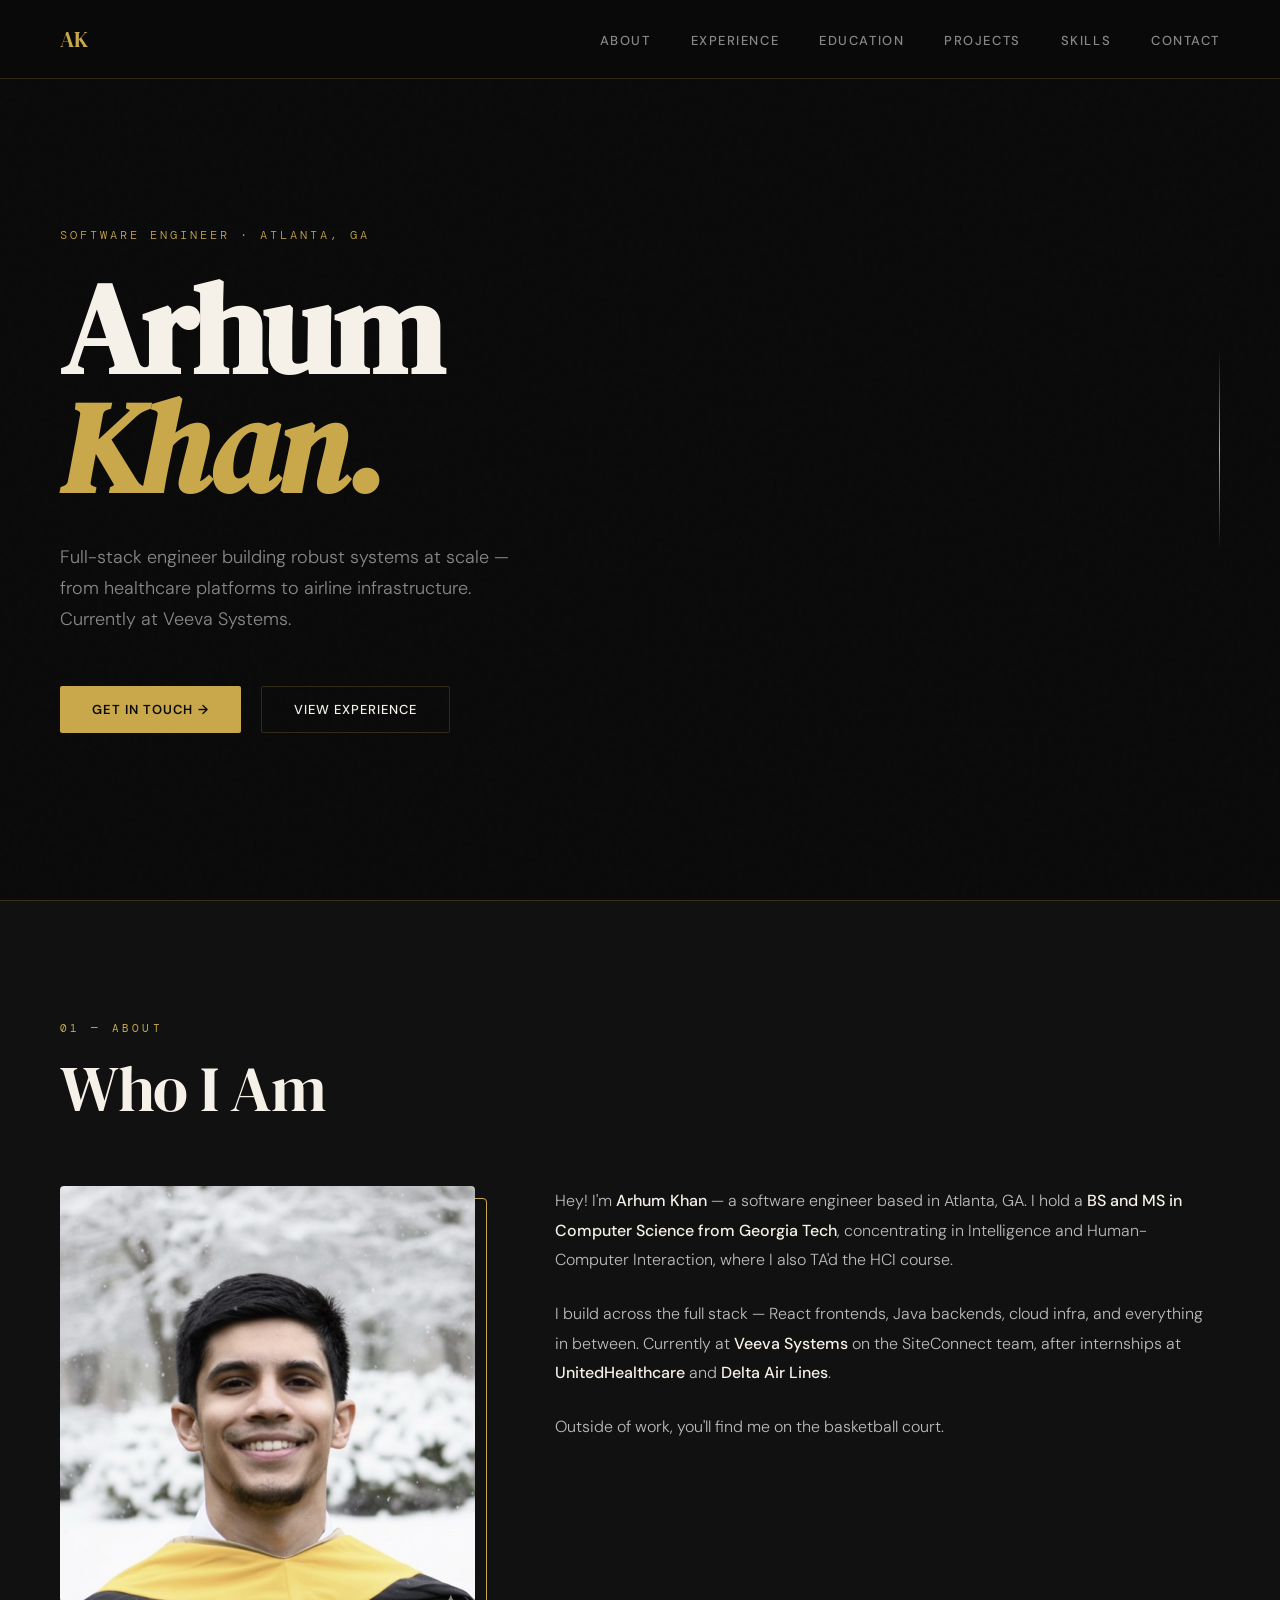
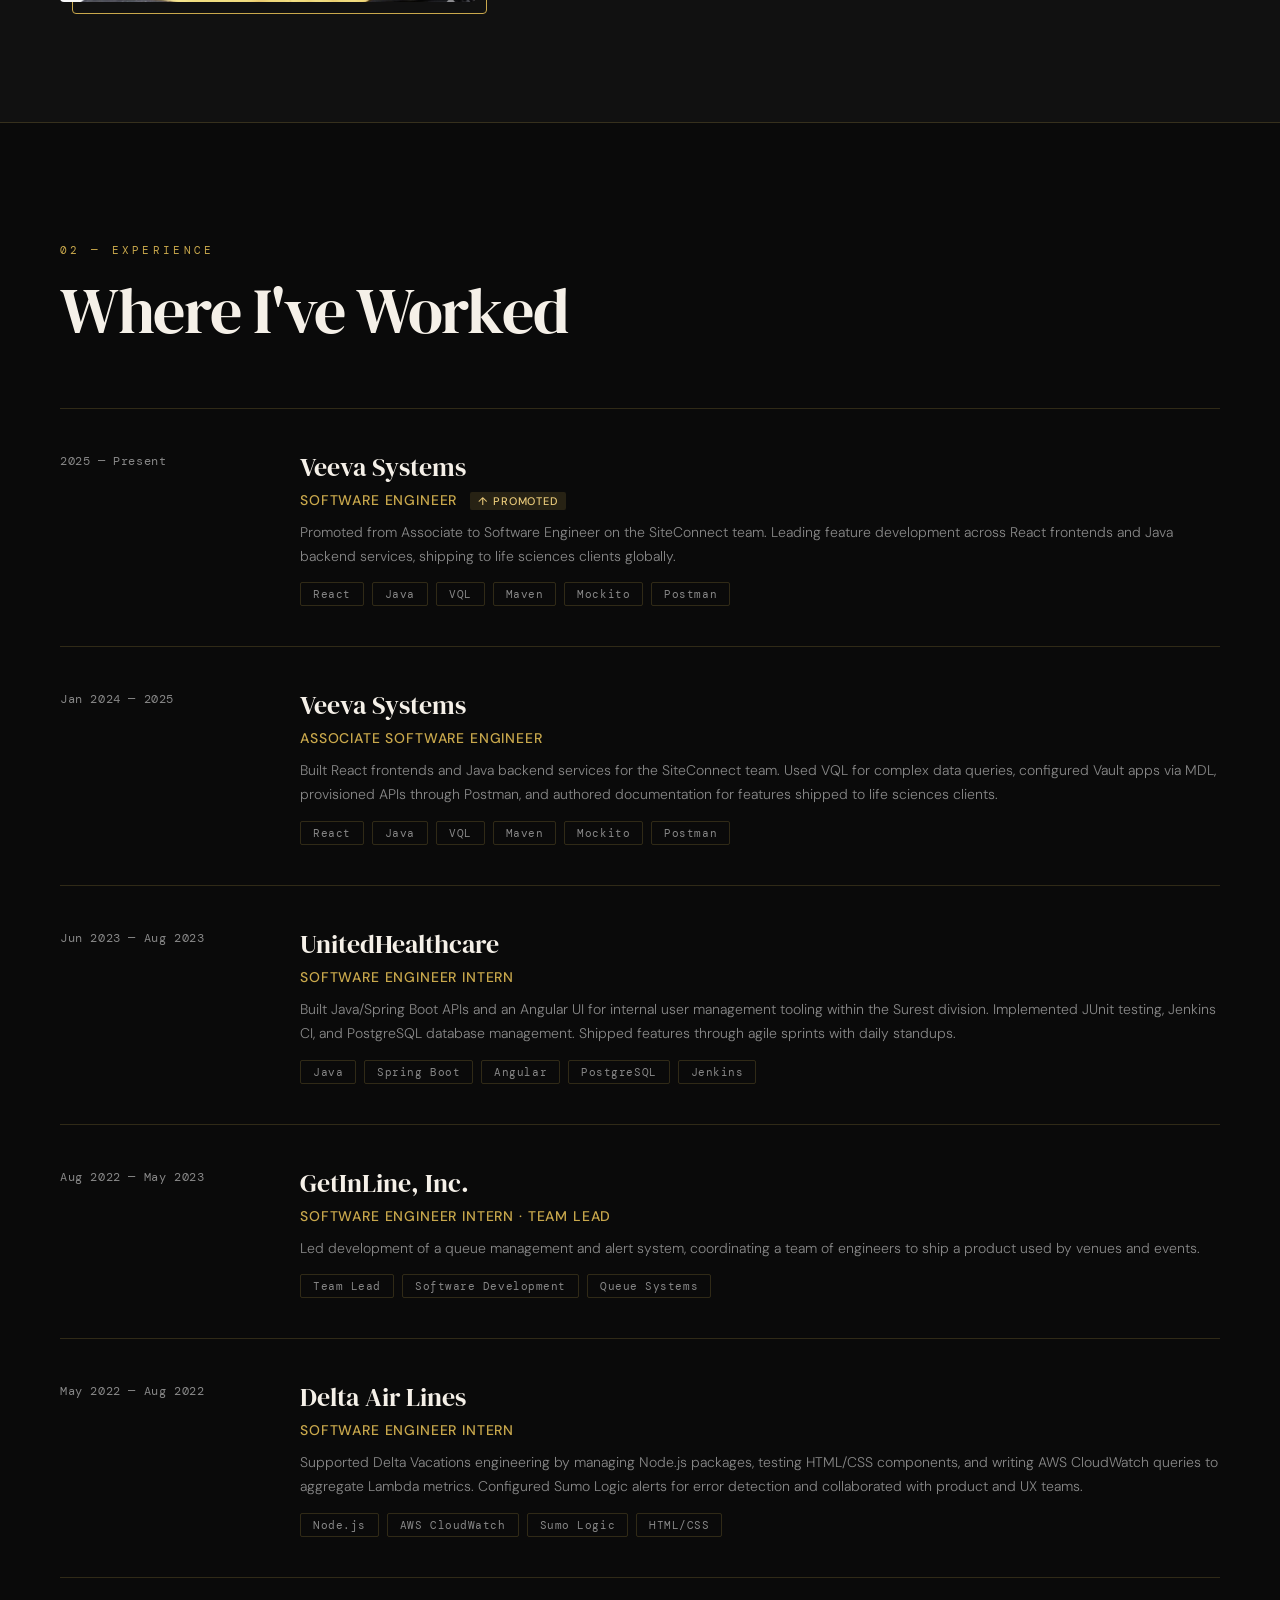
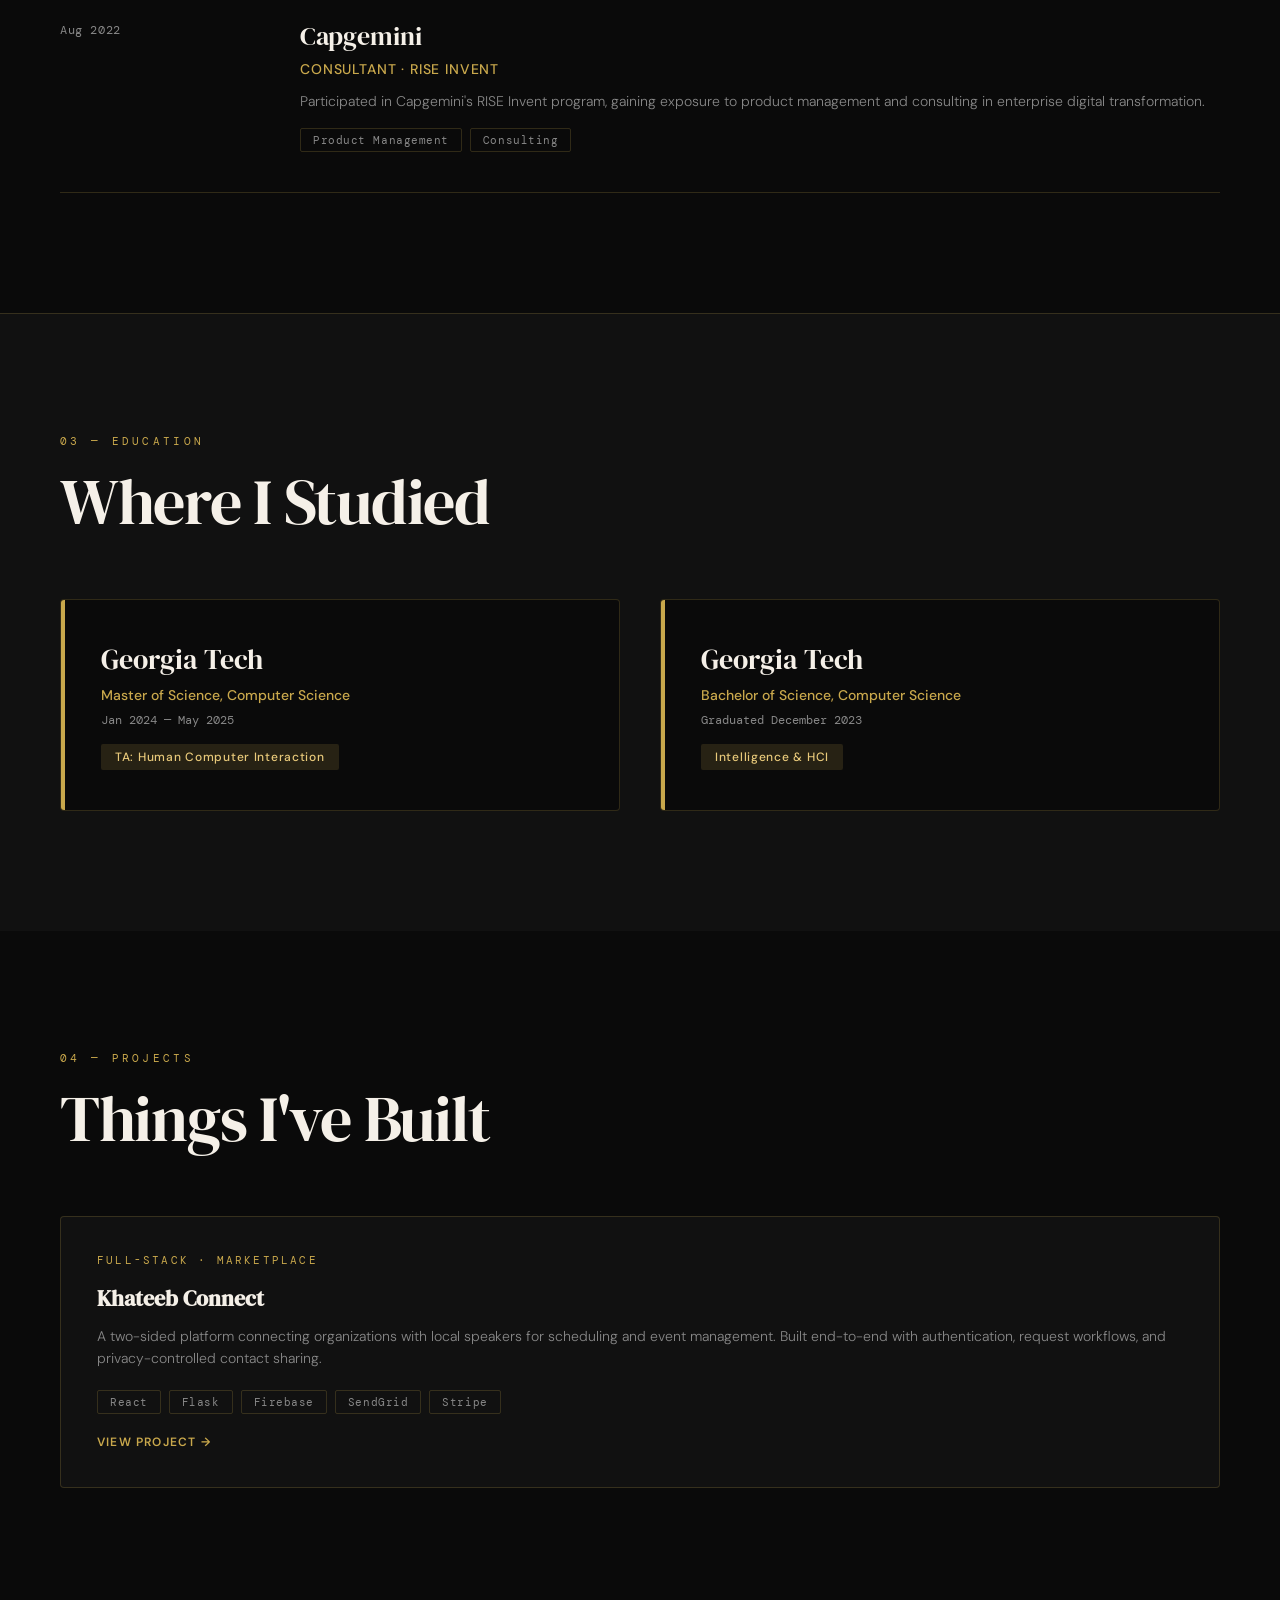
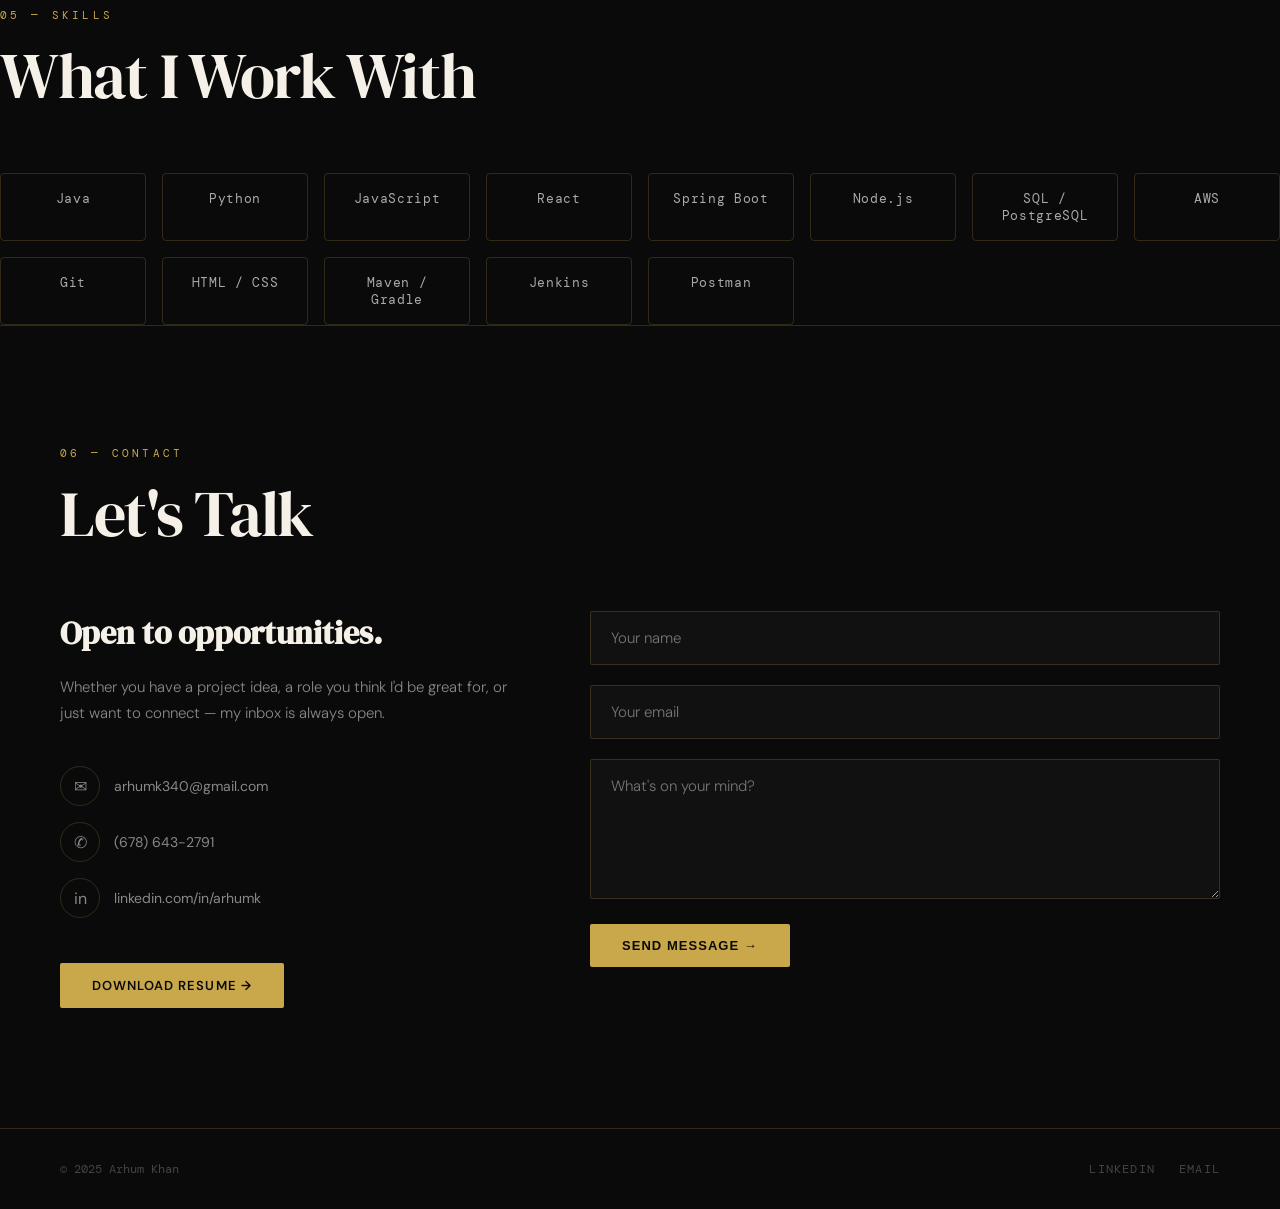
<file: index.html>
<!DOCTYPE html>
<html lang="en">
<head>
  <meta charset="UTF-8">
  <meta name="viewport" content="width=device-width, initial-scale=1.0">
  <title>Arhum Khan — Software Engineer</title>
  <link rel="preconnect" href="https://fonts.googleapis.com">
  <link href="https://fonts.googleapis.com/css2?family=DM+Serif+Display:ital@0;1&family=DM+Mono:wght@300;400;500&family=DM+Sans:wght@300;400;500;600&display=swap" rel="stylesheet">
  <style>
    :root {
      --bg: #0a0a0a;
      --bg2: #111111;
      --gold: #C9A84C;
      --gold-light: #e8c97a;
      --gold-dim: rgba(201,168,76,0.15);
      --white: #f5f0e8;
      --gray: #888;
      --gray2: #444;
      --border: rgba(201,168,76,0.2);
    }
    * { margin: 0; padding: 0; box-sizing: border-box; }
    html { scroll-behavior: smooth; }
    body { background: var(--bg); color: var(--white); font-family: 'DM Sans', sans-serif; overflow-x: hidden; }
    body::before {
      content: '';
      position: fixed;
      inset: 0;
      background-image: url("data:image/svg+xml,%3Csvg viewBox='0 0 200 200' xmlns='http://www.w3.org/2000/svg'%3E%3Cfilter id='n'%3E%3CfeTurbulence type='fractalNoise' baseFrequency='0.9' numOctaves='4' stitchTiles='stitch'/%3E%3C/filter%3E%3Crect width='100%25' height='100%25' filter='url(%23n)' opacity='0.04'/%3E%3C/svg%3E");
      pointer-events: none;
      z-index: 0;
      opacity: 0.4;
    }
    nav {
      position: fixed; top: 0; left: 0; right: 0; z-index: 100;
      display: flex; justify-content: space-between; align-items: center;
      padding: 24px 60px;
      background: rgba(10,10,10,0.85);
      backdrop-filter: blur(12px);
      border-bottom: 1px solid var(--border);
    }
    .nav-logo { font-family: 'DM Serif Display', serif; font-size: 22px; color: var(--gold); }
    nav ul { list-style: none; display: flex; gap: 40px; }
    nav ul li a { color: var(--gray); text-decoration: none; font-size: 13px; font-weight: 500; letter-spacing: 0.12em; text-transform: uppercase; transition: color 0.3s; }
    nav ul li a:hover { color: var(--gold); }
    #hero { min-height: 100vh; display: flex; flex-direction: column; justify-content: center; padding: 140px 60px 80px; position: relative; }
    .hero-eyebrow { font-family: 'DM Mono', monospace; font-size: 12px; font-weight: 300; letter-spacing: 0.25em; text-transform: uppercase; color: var(--gold); margin-bottom: 28px; opacity: 0; animation: fadeUp 0.8s ease 0.2s forwards; }
    .hero-name { font-family: 'DM Serif Display', serif; font-size: clamp(64px, 10vw, 140px); line-height: 0.92; letter-spacing: -0.02em; color: var(--white); opacity: 0; animation: fadeUp 0.8s ease 0.4s forwards; }
    .hero-name em { font-style: italic; color: var(--gold); }
    .hero-tagline { margin-top: 36px; font-size: 18px; font-weight: 300; color: var(--gray); max-width: 480px; line-height: 1.7; opacity: 0; animation: fadeUp 0.8s ease 0.6s forwards; }
    .hero-cta { margin-top: 52px; display: flex; gap: 20px; opacity: 0; animation: fadeUp 0.8s ease 0.8s forwards; }
    .hero-line { position: absolute; right: 60px; top: 50%; transform: translateY(-50%); width: 1px; height: 200px; background: linear-gradient(to bottom, transparent, var(--gold), transparent); opacity: 0; animation: fadeIn 1s ease 1s forwards; }
    .btn-primary { display: inline-flex; align-items: center; gap: 10px; padding: 14px 32px; background: var(--gold); color: #0a0a0a; font-weight: 600; font-size: 13px; letter-spacing: 0.08em; text-transform: uppercase; text-decoration: none; border-radius: 2px; border: none; cursor: pointer; transition: background 0.3s, transform 0.3s; }
    .btn-primary:hover { background: var(--gold-light); transform: translateY(-2px); }
    .btn-secondary { display: inline-flex; align-items: center; gap: 10px; padding: 14px 32px; border: 1px solid var(--border); color: var(--white); font-weight: 500; font-size: 13px; letter-spacing: 0.08em; text-transform: uppercase; text-decoration: none; border-radius: 2px; transition: border-color 0.3s, color 0.3s, transform 0.3s; }
    .btn-secondary:hover { border-color: var(--gold); color: var(--gold); transform: translateY(-2px); }
    section { padding: 120px 60px; position: relative; }
    .section-label { font-family: 'DM Mono', monospace; font-size: 11px; letter-spacing: 0.3em; text-transform: uppercase; color: var(--gold); margin-bottom: 20px; }
    .section-title { font-family: 'DM Serif Display', serif; font-size: clamp(40px, 5vw, 72px); line-height: 1.05; letter-spacing: -0.02em; color: var(--white); margin-bottom: 64px; }
    #about { background: var(--bg2); border-top: 1px solid var(--border); border-bottom: 1px solid var(--border); }
    .about-grid { display: grid; grid-template-columns: 1fr 1.6fr; gap: 80px; align-items: start; }
    .about-image-wrap { position: relative; }
    .about-image-wrap img { width: 100%; border-radius: 4px; filter: grayscale(20%); display: block; }
    .about-image-wrap::after { content: ''; position: absolute; inset: 12px -12px -12px 12px; border: 1px solid var(--gold); border-radius: 4px; pointer-events: none; z-index: -1; }
    .about-text p { font-size: 16px; line-height: 1.85; color: #bbb; margin-bottom: 24px; font-weight: 300; }
    .about-text p strong { color: var(--white); font-weight: 500; }
    #experience { background: var(--bg); }
    .exp-list { display: flex; flex-direction: column; }
    .exp-item { display: grid; grid-template-columns: 200px 1fr; gap: 40px; padding: 40px 0; border-bottom: 1px solid var(--border); transition: background 0.3s, padding 0.3s, margin 0.3s; cursor: default; }
    .exp-item:first-child { border-top: 1px solid var(--border); }
    .exp-item:hover { background: var(--gold-dim); margin: 0 -20px; padding-left: 20px; padding-right: 20px; }
    .exp-date { font-family: 'DM Mono', monospace; font-size: 12px; color: var(--gray); padding-top: 4px; letter-spacing: 0.05em; }
    .exp-company { font-family: 'DM Serif Display', serif; font-size: 26px; color: var(--white); margin-bottom: 6px; }
    .exp-role { font-size: 14px; color: var(--gold); font-weight: 500; letter-spacing: 0.06em; text-transform: uppercase; margin-bottom: 12px; }
    .exp-desc { font-size: 14px; color: #888; line-height: 1.7; font-weight: 300; }
    .exp-tags { display: flex; flex-wrap: wrap; gap: 8px; margin-top: 14px; }
    .exp-tag { font-family: 'DM Mono', monospace; font-size: 11px; padding: 4px 12px; border: 1px solid var(--border); color: var(--gray); border-radius: 2px; letter-spacing: 0.05em; }
    #education { background: var(--bg2); border-top: 1px solid var(--border); }
    .edu-grid { display: grid; grid-template-columns: 1fr 1fr; gap: 40px; }
    .edu-card { padding: 40px; border: 1px solid var(--border); border-radius: 4px; background: var(--bg); transition: border-color 0.3s, transform 0.3s; position: relative; overflow: hidden; }
    .edu-card::before { content: ''; position: absolute; top: 0; left: 0; width: 4px; height: 100%; background: var(--gold); }
    .edu-card:hover { border-color: var(--gold); transform: translateY(-4px); }
    .edu-school { font-family: 'DM Serif Display', serif; font-size: 28px; color: var(--white); margin-bottom: 8px; }
    .edu-degree { font-size: 14px; color: var(--gold); font-weight: 500; margin-bottom: 8px; }
    .edu-year { font-family: 'DM Mono', monospace; font-size: 12px; color: var(--gray); }
    .edu-badge { display: inline-block; margin-top: 16px; padding: 5px 14px; background: var(--gold-dim); color: var(--gold-light); font-size: 12px; font-weight: 500; border-radius: 2px; letter-spacing: 0.06em; }
    #portfolio { background: var(--bg); }
    .work-grid { display: grid; grid-template-columns: repeat(auto-fit, minmax(340px, 1fr)); gap: 32px; }
    .work-card { background: var(--bg2); border: 1px solid var(--border); border-radius: 4px; overflow: hidden; transition: transform 0.4s, border-color 0.3s; }
    .work-card:hover { transform: translateY(-6px); border-color: var(--gold); }
    .work-img { width: 100%; height: 220px; object-fit: cover; display: block; filter: grayscale(20%); transition: filter 0.4s; }
    .work-card:hover .work-img { filter: none; }
    .work-body { padding: 28px; }
    .work-body h3 { font-family: 'DM Serif Display', serif; font-size: 22px; margin-bottom: 10px; }
    .work-body p { font-size: 14px; color: #888; line-height: 1.6; font-weight: 300; }
    .work-link { display: inline-flex; align-items: center; gap: 8px; margin-top: 20px; font-size: 12px; font-weight: 600; letter-spacing: 0.1em; text-transform: uppercase; color: var(--gold); text-decoration: none; transition: gap 0.3s; }
    .work-link:hover { gap: 14px; }
    #skills { background: var(--bg2); border-top: 1px solid var(--border); }
    .skills-grid { display: grid; grid-template-columns: repeat(auto-fit, minmax(140px, 1fr)); gap: 16px; }
    .skill-pill { padding: 16px 20px; border: 1px solid var(--border); border-radius: 4px; text-align: center; font-family: 'DM Mono', monospace; font-size: 13px; color: #aaa; letter-spacing: 0.05em; transition: border-color 0.3s, color 0.3s, background 0.3s; }
    .skill-pill:hover { border-color: var(--gold); color: var(--gold); background: var(--gold-dim); }
    #contact { background: var(--bg); border-top: 1px solid var(--border); }
    .contact-grid { display: grid; grid-template-columns: 1fr 1.4fr; gap: 80px; }
    .contact-info h3 { font-family: 'DM Serif Display', serif; font-size: 32px; color: var(--white); margin-bottom: 20px; }
    .contact-info p { font-size: 15px; color: #888; line-height: 1.7; font-weight: 300; margin-bottom: 40px; }
    .contact-link { display: flex; align-items: center; gap: 14px; color: #888; text-decoration: none; font-size: 14px; margin-bottom: 16px; transition: color 0.3s; }
    .contact-link:hover { color: var(--gold); }
    .contact-link-icon { width: 40px; height: 40px; border: 1px solid var(--border); border-radius: 50%; display: flex; align-items: center; justify-content: center; font-size: 16px; flex-shrink: 0; transition: border-color 0.3s; }
    .contact-link:hover .contact-link-icon { border-color: var(--gold); }
    .form-group { margin-bottom: 20px; }
    .form-group input, .form-group textarea { width: 100%; background: var(--bg2); border: 1px solid var(--border); padding: 16px 20px; color: var(--white); font-family: 'DM Sans', sans-serif; font-size: 15px; font-weight: 300; border-radius: 2px; outline: none; transition: border-color 0.3s; }
    .form-group input:focus, .form-group textarea:focus { border-color: var(--gold); }
    .form-group textarea { resize: vertical; min-height: 140px; }
    footer { padding: 32px 60px; border-top: 1px solid var(--border); display: flex; justify-content: space-between; align-items: center; }
    .footer-copy { font-size: 12px; color: var(--gray2); font-family: 'DM Mono', monospace; }
    .footer-social { display: flex; gap: 24px; }
    .footer-social a { font-size: 12px; color: var(--gray2); text-decoration: none; letter-spacing: 0.1em; text-transform: uppercase; font-family: 'DM Mono', monospace; transition: color 0.3s; }
    .footer-social a:hover { color: var(--gold); }
    @keyframes fadeUp { from { opacity: 0; transform: translateY(24px); } to { opacity: 1; transform: translateY(0); } }
    @keyframes fadeIn { from { opacity: 0; } to { opacity: 1; } }
    .reveal { opacity: 0; transform: translateY(32px); transition: opacity 0.7s ease, transform 0.7s ease; }
    .reveal.visible { opacity: 1; transform: translateY(0); }
    @media (max-width: 900px) {
      nav { padding: 20px 24px; }
      section { padding: 80px 24px; }
      #hero { padding: 120px 24px 60px; }
      .about-grid, .contact-grid, .edu-grid { grid-template-columns: 1fr; }
      .exp-item { grid-template-columns: 1fr; gap: 8px; }
      .about-image-wrap::after { display: none; }
      footer { padding: 24px; flex-direction: column; gap: 16px; }
      .hero-line { display: none; }
    }
  </style>
</head>
<body>

  <nav>
    <div class="nav-logo">AK</div>
    <ul>
      <li><a href="#about">About</a></li>
      <li><a href="#experience">Experience</a></li>
      <li><a href="#education">Education</a></li>
      <li><a href="#portfolio">Projects</a></li>
      <li><a href="#skills">Skills</a></li>
      <li><a href="#contact">Contact</a></li>
    </ul>
  </nav>

  <section id="hero">
    <div class="hero-eyebrow">Software Engineer · Atlanta, GA</div>
    <h1 class="hero-name">Arhum<br><em>Khan.</em></h1>
    <p class="hero-tagline">Full-stack engineer building robust systems at scale — from healthcare platforms to airline infrastructure. Currently at Veeva Systems.</p>
    <div class="hero-cta">
      <a href="#contact" class="btn-primary">Get in touch →</a>
      <a href="#experience" class="btn-secondary">View experience</a>
    </div>
    <div class="hero-line"></div>
  </section>

  <section id="about">
    <div class="section-label">01 — About</div>
    <div class="section-title reveal">Who I Am</div>
    <div class="about-grid reveal">
      <div class="about-image-wrap">
        <img src="images/1764973977401.jpeg" alt="Arhum Khan">
      </div>
      <div class="about-text">
        <p>Hey! I'm <strong>Arhum Khan</strong> — a software engineer based in Atlanta, GA. I hold a <strong>BS and MS in Computer Science from Georgia Tech</strong>, concentrating in Intelligence and Human-Computer Interaction, where I also TA'd the HCI course.</p>
        <p>I build across the full stack — React frontends, Java backends, cloud infra, and everything in between. Currently at <strong>Veeva Systems</strong> on the SiteConnect team, after internships at <strong>UnitedHealthcare</strong> and <strong>Delta Air Lines</strong>.</p>
        <p>Outside of work, you'll find me on the basketball court.</p>
      </div>
    </div>
  </section>

  <section id="experience">
    <div class="section-label">02 — Experience</div>
    <div class="section-title reveal">Where I've Worked</div>
    <div class="exp-list">

      <div class="exp-item reveal">
        <div class="exp-date">2025 — Present</div>
        <div>
          <div class="exp-company">Veeva Systems</div>
          <div class="exp-role">Software Engineer <span style="font-size:11px; color: var(--gold-light); background: var(--gold-dim); padding: 2px 8px; border-radius: 2px; letter-spacing: 0.08em; margin-left: 8px; vertical-align: middle;">↑ Promoted</span></div>
          <div class="exp-desc">Promoted from Associate to Software Engineer on the SiteConnect team. Leading feature development across React frontends and Java backend services, shipping to life sciences clients globally.</div>
          <div class="exp-tags">
            <span class="exp-tag">React</span>
            <span class="exp-tag">Java</span>
            <span class="exp-tag">VQL</span>
            <span class="exp-tag">Maven</span>
            <span class="exp-tag">Mockito</span>
            <span class="exp-tag">Postman</span>
          </div>
        </div>
      </div>

      <div class="exp-item reveal">
        <div class="exp-date">Jan 2024 — 2025</div>
        <div>
          <div class="exp-company">Veeva Systems</div>
          <div class="exp-role">Associate Software Engineer</div>
          <div class="exp-desc">Built React frontends and Java backend services for the SiteConnect team. Used VQL for complex data queries, configured Vault apps via MDL, provisioned APIs through Postman, and authored documentation for features shipped to life sciences clients.</div>
          <div class="exp-tags">
            <span class="exp-tag">React</span>
            <span class="exp-tag">Java</span>
            <span class="exp-tag">VQL</span>
            <span class="exp-tag">Maven</span>
            <span class="exp-tag">Mockito</span>
            <span class="exp-tag">Postman</span>
          </div>
        </div>
      </div>

      <div class="exp-item reveal">
        <div class="exp-date">Jun 2023 — Aug 2023</div>
        <div>
          <div class="exp-company">UnitedHealthcare</div>
          <div class="exp-role">Software Engineer Intern</div>
          <div class="exp-desc">Built Java/Spring Boot APIs and an Angular UI for internal user management tooling within the Surest division. Implemented JUnit testing, Jenkins CI, and PostgreSQL database management. Shipped features through agile sprints with daily standups.</div>
          <div class="exp-tags">
            <span class="exp-tag">Java</span>
            <span class="exp-tag">Spring Boot</span>
            <span class="exp-tag">Angular</span>
            <span class="exp-tag">PostgreSQL</span>
            <span class="exp-tag">Jenkins</span>
          </div>
        </div>
      </div>

      <div class="exp-item reveal">
        <div class="exp-date">Aug 2022 — May 2023</div>
        <div>
          <div class="exp-company">GetInLine, Inc.</div>
          <div class="exp-role">Software Engineer Intern · Team Lead</div>
          <div class="exp-desc">Led development of a queue management and alert system, coordinating a team of engineers to ship a product used by venues and events.</div>
          <div class="exp-tags">
            <span class="exp-tag">Team Lead</span>
            <span class="exp-tag">Software Development</span>
            <span class="exp-tag">Queue Systems</span>
          </div>
        </div>
      </div>

      <div class="exp-item reveal">
        <div class="exp-date">May 2022 — Aug 2022</div>
        <div>
          <div class="exp-company">Delta Air Lines</div>
          <div class="exp-role">Software Engineer Intern</div>
          <div class="exp-desc">Supported Delta Vacations engineering by managing Node.js packages, testing HTML/CSS components, and writing AWS CloudWatch queries to aggregate Lambda metrics. Configured Sumo Logic alerts for error detection and collaborated with product and UX teams.</div>
          <div class="exp-tags">
            <span class="exp-tag">Node.js</span>
            <span class="exp-tag">AWS CloudWatch</span>
            <span class="exp-tag">Sumo Logic</span>
            <span class="exp-tag">HTML/CSS</span>
          </div>
        </div>
      </div>

      <div class="exp-item reveal">
        <div class="exp-date">Aug 2022</div>
        <div>
          <div class="exp-company">Capgemini</div>
          <div class="exp-role">Consultant · RISE Invent</div>
          <div class="exp-desc">Participated in Capgemini's RISE Invent program, gaining exposure to product management and consulting in enterprise digital transformation.</div>
          <div class="exp-tags">
            <span class="exp-tag">Product Management</span>
            <span class="exp-tag">Consulting</span>
          </div>
        </div>
      </div>

    </div>
  </section>

  <section id="education">
    <div class="section-label">03 — Education</div>
    <div class="section-title reveal">Where I Studied</div>
    <div class="edu-grid reveal">
      <div class="edu-card">
        <div class="edu-school">Georgia Tech</div>
        <div class="edu-degree">Master of Science, Computer Science</div>
        <div class="edu-year">Jan 2024 — May 2025</div>
        <div class="edu-badge">TA: Human Computer Interaction</div>
      </div>
      <div class="edu-card">
        <div class="edu-school">Georgia Tech</div>
        <div class="edu-degree">Bachelor of Science, Computer Science</div>
        <div class="edu-year">Graduated December 2023</div>
        <div class="edu-badge">Intelligence & HCI</div>
      </div>
    </div>
  </section>



  <section id="portfolio">
    <div class="section-label">04 — Projects</div>
    <div class="section-title reveal">Things I've Built</div>
    <div class="work-grid">
      <div class="work-card reveal">
        <div class="work-body" style="padding: 36px;">
          <div style="font-family: 'DM Mono', monospace; font-size: 11px; color: var(--gold); letter-spacing: 0.2em; text-transform: uppercase; margin-bottom: 16px;">Full-Stack · Marketplace</div>
          <h3>Khateeb Connect</h3>
          <p style="margin-top: 12px;">A two-sided platform connecting organizations with local speakers for scheduling and event management. Built end-to-end with authentication, request workflows, and privacy-controlled contact sharing.</p>
          <div class="exp-tags" style="margin-top: 20px;">
            <span class="exp-tag">React</span>
            <span class="exp-tag">Flask</span>
            <span class="exp-tag">Firebase</span>
            <span class="exp-tag">SendGrid</span>
            <span class="exp-tag">Stripe</span>
          </div>
          <a href="https://khateebconnect.com" target="_blank" class="work-link">View project →</a>
        </div>
      </div>
    </div>
  </section>


    <div class="section-label">05 — Skills</div>
    <div class="section-title reveal">What I Work With</div>
    <div class="skills-grid reveal">
      <div class="skill-pill">Java</div>
      <div class="skill-pill">Python</div>
      <div class="skill-pill">JavaScript</div>
      <div class="skill-pill">React</div>

      <div class="skill-pill">Spring Boot</div>
      <div class="skill-pill">Node.js</div>
      <div class="skill-pill">SQL / PostgreSQL</div>
      <div class="skill-pill">AWS</div>

      <div class="skill-pill">Git</div>
      <div class="skill-pill">HTML / CSS</div>
      <div class="skill-pill">Maven / Gradle</div>
      <div class="skill-pill">Jenkins</div>
      <div class="skill-pill">Postman</div>

    </div>
  </section>

  <section id="contact">
    <div class="section-label">06 — Contact</div>
    <div class="section-title reveal">Let's Talk</div>
    <div class="contact-grid reveal">
      <div class="contact-info">
        <h3>Open to opportunities.</h3>
        <p>Whether you have a project idea, a role you think I'd be great for, or just want to connect — my inbox is always open.</p>
        <a href="mailto:arhumk340@gmail.com" class="contact-link">
          <div class="contact-link-icon">✉</div>
          arhumk340@gmail.com
        </a>
        <a href="tel:6786432791" class="contact-link">
          <div class="contact-link-icon">&#9990;</div>
          (678) 643-2791
        </a>
        <a href="https://www.linkedin.com/in/arhumk/" target="_blank" class="contact-link">
          <div class="contact-link-icon">in</div>
          linkedin.com/in/arhumk
        </a>
        <br>
        <a href="images/Arhums_Resume P copy.pdf" download class="btn-primary" style="width:fit-content; margin-top: 8px;">Download Resume →</a>
      </div>
      <div>
        <div class="form-group">
          <input type="text" placeholder="Your name">
        </div>
        <div class="form-group">
          <input type="email" placeholder="Your email">
        </div>
        <div class="form-group">
          <textarea placeholder="What's on your mind?"></textarea>
        </div>
        <button class="btn-primary" type="button">Send message →</button>
      </div>
    </div>
  </section>

  <footer>
    <div class="footer-copy">© 2025 Arhum Khan</div>
    <div class="footer-social">
      <a href="https://www.linkedin.com/in/arhumk/" target="_blank">LinkedIn</a>
      <a href="mailto:arhumk340@gmail.com">Email</a>
    </div>
  </footer>

  <script>
    var reveals = document.querySelectorAll('.reveal');
    var observer = new IntersectionObserver(function(entries) {
      entries.forEach(function(entry) {
        if (entry.isIntersecting) {
          entry.target.classList.add('visible');
          observer.unobserve(entry.target);
        }
      });
    }, { threshold: 0.1 });
    reveals.forEach(function(el) { observer.observe(el); });

    document.querySelectorAll('.exp-list .reveal').forEach(function(el, i) {
      el.style.transitionDelay = (i * 0.08) + 's';
    });
  </script>
</body>
</html>
</file>
